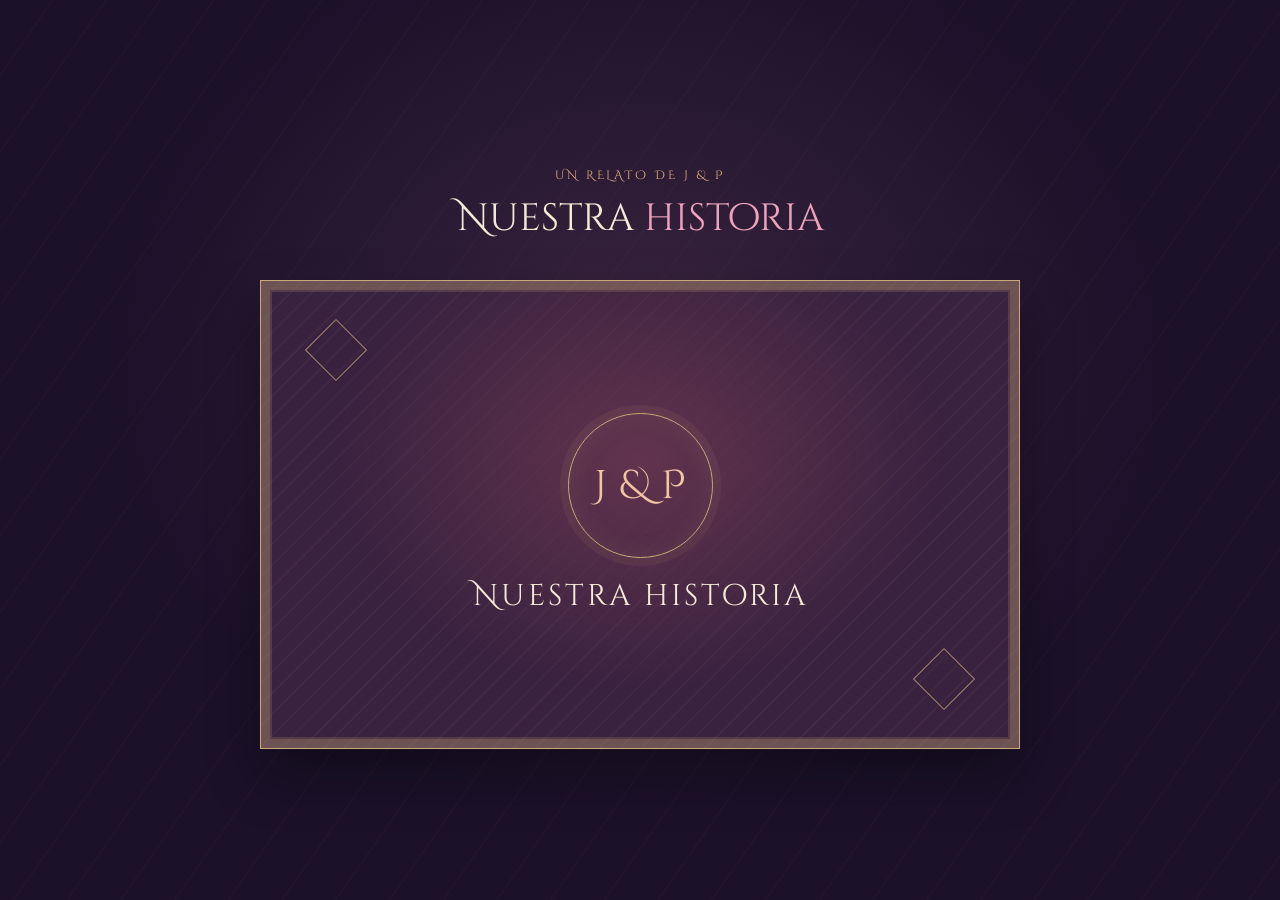
<file: index.html>
<!doctype html>
<html lang="es">
<head>
  <meta charset="utf-8">
  <meta name="viewport" content="width=device-width, initial-scale=1">
  <meta name="theme-color" content="#241839">
  <title>J &amp; P · Nuestra historia</title>
  <link rel="preconnect" href="https://fonts.googleapis.com">
  <link rel="preconnect" href="https://fonts.gstatic.com" crossorigin>
  <link href="https://fonts.googleapis.com/css2?family=Cinzel+Decorative:wght@400;700&amp;family=Cormorant+Garamond:ital,wght@0,400;0,600;0,700;1,400;1,600;1,700&amp;display=swap" rel="stylesheet">
  <style>
    :root {
      color-scheme: dark;
      --ink: #321d3b;
      --wine: #762f58;
      --gold: #c9a978;
      --paper: #f5ead7;
      --plum: #241839;
      --rose: #eea2bd;
      --serif: 'Cormorant Garamond', Georgia, serif;
      --display: 'Cinzel Decorative', Georgia, serif;
    }
    * { box-sizing: border-box; }
    html, body { min-height: 100%; }
    body {
      min-height: 100vh;
      margin: 0;
      display: grid;
      place-items: center;
      overflow-x: hidden;
      color: var(--paper);
      background-color: #1b1129;
      background-image: radial-gradient(ellipse at 50% 40%, rgba(119, 71, 103, .34), transparent 58%), repeating-linear-gradient(125deg, transparent 0 42px, rgba(233, 193, 145, .025) 43px 44px);
      font-family: var(--serif);
    }
    .scene { width: min(100%, 1020px); padding: 46px 24px 30px; text-align: center; }
    .prelude { margin: 0 0 10px; color: #e6b781; font-family: var(--display); font-size: 12px; letter-spacing: .24em; text-transform: uppercase; }
    h1 { margin: 0 0 36px; font-family: var(--display); font-size: clamp(24px, 4vw, 38px); font-weight: 400; }
    h1 span { color: var(--rose); }
    .book-wrap { perspective: 1800px; width: min(100%, 760px); margin: 0 auto; }
    .book {
      position: relative;
      width: 100%;
      aspect-ratio: 1.62;
      min-height: 310px;
      cursor: pointer;
      touch-action: manipulation;
      -webkit-tap-highlight-color: transparent;
      transform-style: preserve-3d;
      filter: drop-shadow(0 26px 26px rgba(0, 0, 0, .34));
    }
    .book:focus-visible { outline: 3px solid #e6b781; outline-offset: 8px; }
    @media (hover: hover) {
      .book:not(.is-opening):hover .cover-face { filter: brightness(1.12); }
    }
    .pages {
      position: absolute;
      inset: 3% 2.5% 3% 2.5%;
      display: grid;
      grid-template-columns: 1fr 1fr;
      overflow: hidden;
      color: var(--ink);
      background: var(--paper);
      border: 1px solid var(--gold);
      box-shadow: inset 0 0 0 8px rgba(201, 169, 120, .16), inset 0 0 30px rgba(80, 48, 57, .12);
    }
    .pages::before { position: absolute; z-index: 1; inset: 0 auto 0 50%; width: 1px; background: rgba(99, 60, 67, .25); content: ''; }
    .book-cover {
      position: absolute;
      z-index: 3;
      inset: 0 0 0 0;
      transform: rotateY(0);
      transform-origin: left center;
      transform-style: preserve-3d;
      transition: transform 700ms cubic-bezier(.2, .72, .18, 1);
    }
    .cover-face, .cover-inside { position: absolute; inset: 0; display: flex; flex-direction: column; align-items: center; justify-content: center; backface-visibility: hidden; border: 1px solid var(--gold); }
    .cover-face {
      overflow: hidden;
      color: var(--paper);
      background: radial-gradient(ellipse at 50% 38%, #62334e, transparent 56%), repeating-linear-gradient(135deg, transparent 0 13px, rgba(231, 195, 141, .045) 14px 15px), #39223f;
      box-shadow: inset 0 0 0 9px rgba(201, 169, 120, .22), inset 0 0 0 11px rgba(201, 169, 120, .18);
    }
    .cover-face::before, .cover-face::after { position: absolute; width: 42px; height: 42px; border: 1px solid rgba(201, 169, 120, .75); content: ''; transform: rotate(45deg); }
    .cover-face::before { top: 10%; left: 7%; }
    .cover-face::after { right: 7%; bottom: 10%; }
    .cover-emblem { display: grid; place-items: center; width: clamp(90px, 18vw, 145px); aspect-ratio: 1; margin-bottom: 18px; border: 1px solid var(--gold); border-radius: 50%; color: #f0c5a4; font-family: var(--display); font-size: clamp(25px, 5vw, 40px); box-shadow: 0 0 0 8px rgba(201, 169, 120, .08), inset 0 0 24px rgba(201, 169, 120, .12); }
    .cover-title { margin: 0; font-family: var(--display); font-size: clamp(18px, 3.6vw, 30px); font-weight: 400; letter-spacing: .1em; }
    .cover-subtitle { margin: 12px 0 0; color: #ead2bd; font-size: clamp(17px, 2.8vw, 23px); font-style: italic; }
    .cover-inside { transform: rotateY(180deg); color: var(--wine); background: repeating-linear-gradient(0deg, transparent 0 25px, rgba(111, 76, 80, .05) 26px 27px), #e9dac4; box-shadow: inset 0 0 0 8px rgba(201, 169, 120, .2); }
    .cover-inside span { font-family: var(--display); font-size: clamp(26px, 4vw, 38px); }
    .scene { transition: opacity 700ms ease; }
    .book-wrap { transition: transform 1100ms cubic-bezier(.2, .72, .18, 1); transform-origin: center; }
    .scene.is-opening { opacity: 0; transition-delay: 400ms; }
    .scene.is-opening .book-wrap { transform: scale(2.5); }
    .book.is-opening .book-cover { transform: rotateY(-175deg); }
    @media (max-width: 560px) {
      .scene { padding: 34px 16px 24px; }
      h1 { margin-bottom: 28px; }
      .book { min-height: 285px; aspect-ratio: .94; }
      .pages { inset: 2% 2% 2%; }
      .cover-emblem { width: 86px; }
      .cover-face::before, .cover-face::after { width: 28px; height: 28px; }
      .scene.is-opening .book-wrap { transform: scale(2.1); }
    }
    @media (prefers-reduced-motion: reduce) {
      *, *::before, *::after { scroll-behavior: auto !important; transition-duration: .01ms !important; animation-duration: .01ms !important; animation-iteration-count: 1 !important; }
    }
  </style>
</head>
<body>
  <main class="scene">
    <p class="prelude">Un relato de J &amp; P</p>
    <h1>Nuestra <span>historia</span></h1>

    <div class="book-wrap">
      <div class="book" id="book" role="button" tabindex="0" aria-label="Abrir libro y ver nuestra historia">
        <div class="pages" aria-hidden="true"></div>
        <div class="book-cover" aria-hidden="true">
          <div class="cover-face">
            <span class="cover-emblem">J &amp; P</span>
            <p class="cover-title">Nuestra historia</p>
          </div>
          <div class="cover-inside"><span>J &amp; P</span></div>
        </div>
      </div>
    </div>

  </main>
  <script>
    const book = document.getElementById('book');
    function openStory() {
      if (book.classList.contains('is-opening')) return;

      book.classList.add('is-opening');
      book.setAttribute('aria-disabled', 'true');
      document.querySelector('.scene').classList.add('is-opening');

      const delay = window.matchMedia('(prefers-reduced-motion: reduce)').matches ? 0 : 1150;
      window.setTimeout(() => {
        window.location.href = 'historia.html';
      }, delay);
    }

    book.addEventListener('click', openStory);
    book.addEventListener('keydown', (event) => {
      if (event.key === 'Enter' || event.key === ' ') {
        event.preventDefault();
        openStory();
      }
    });
  </script>
</body>
</html>
</file>
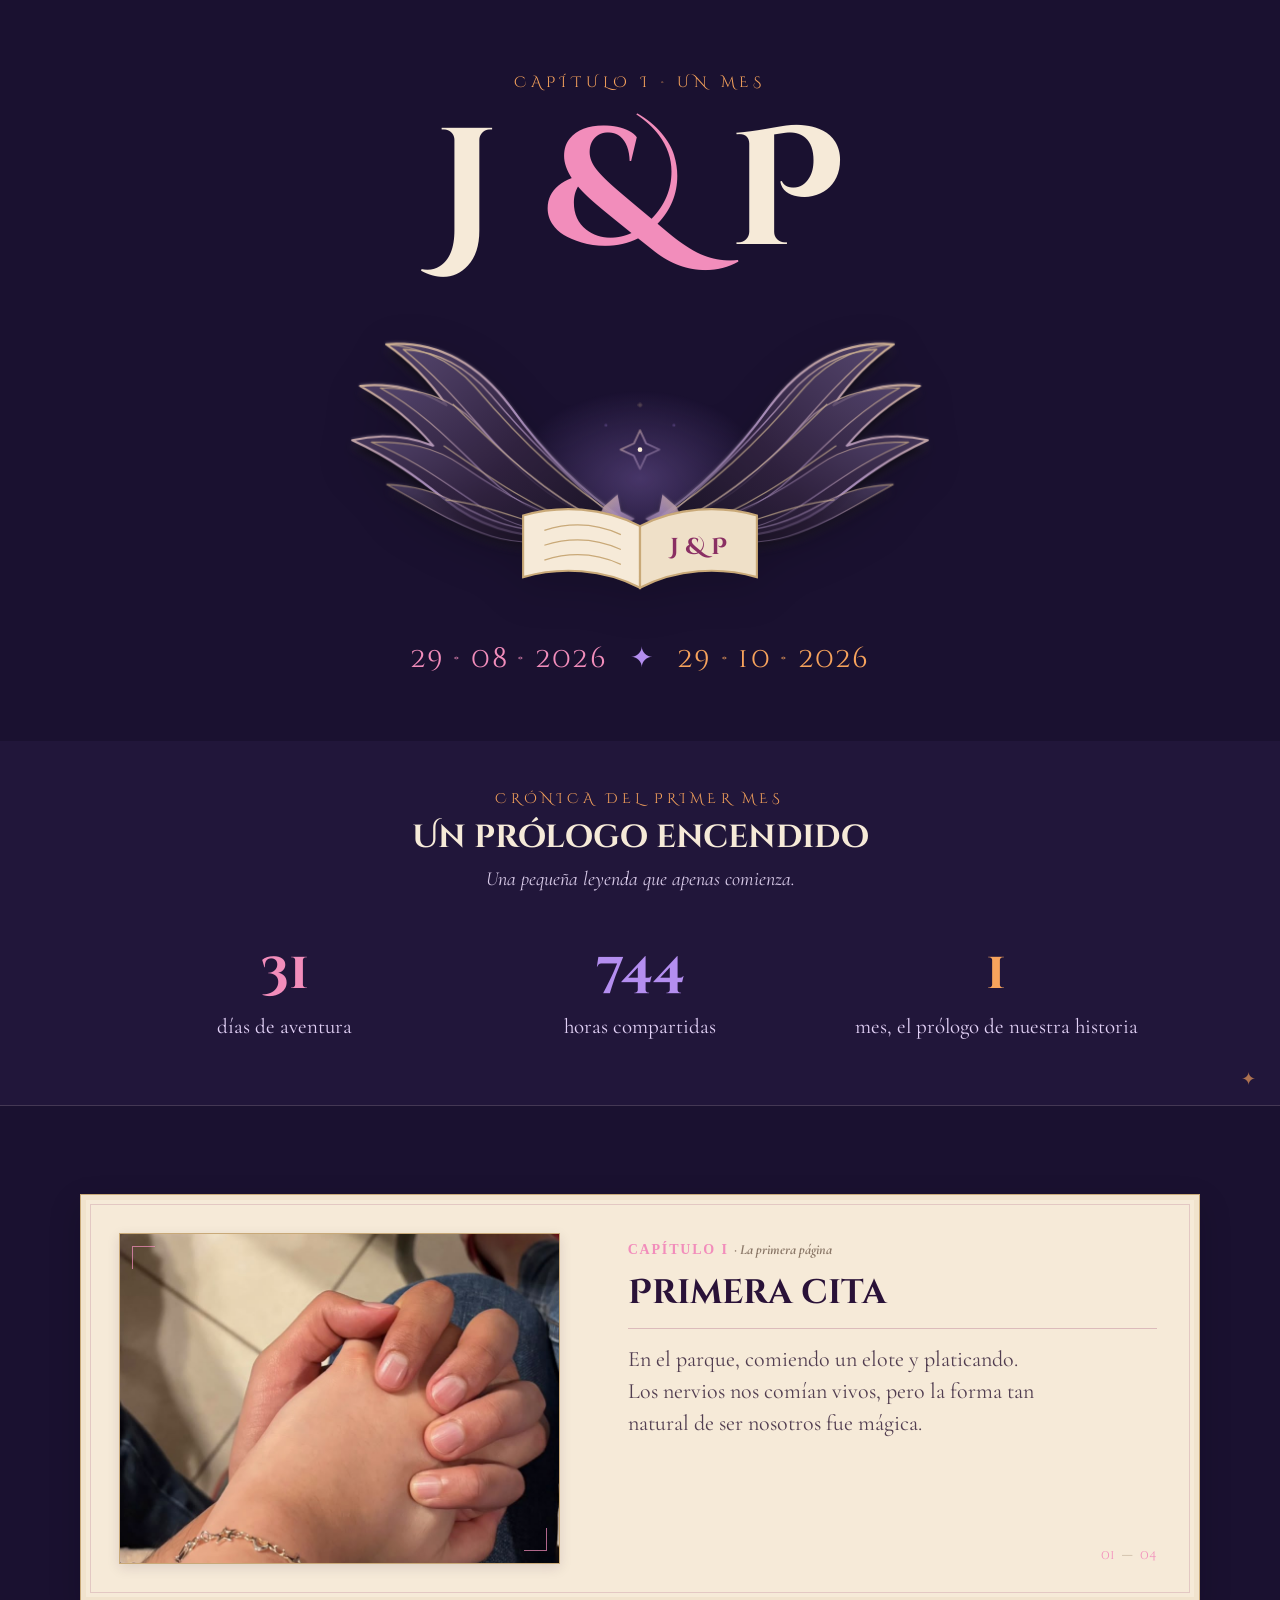
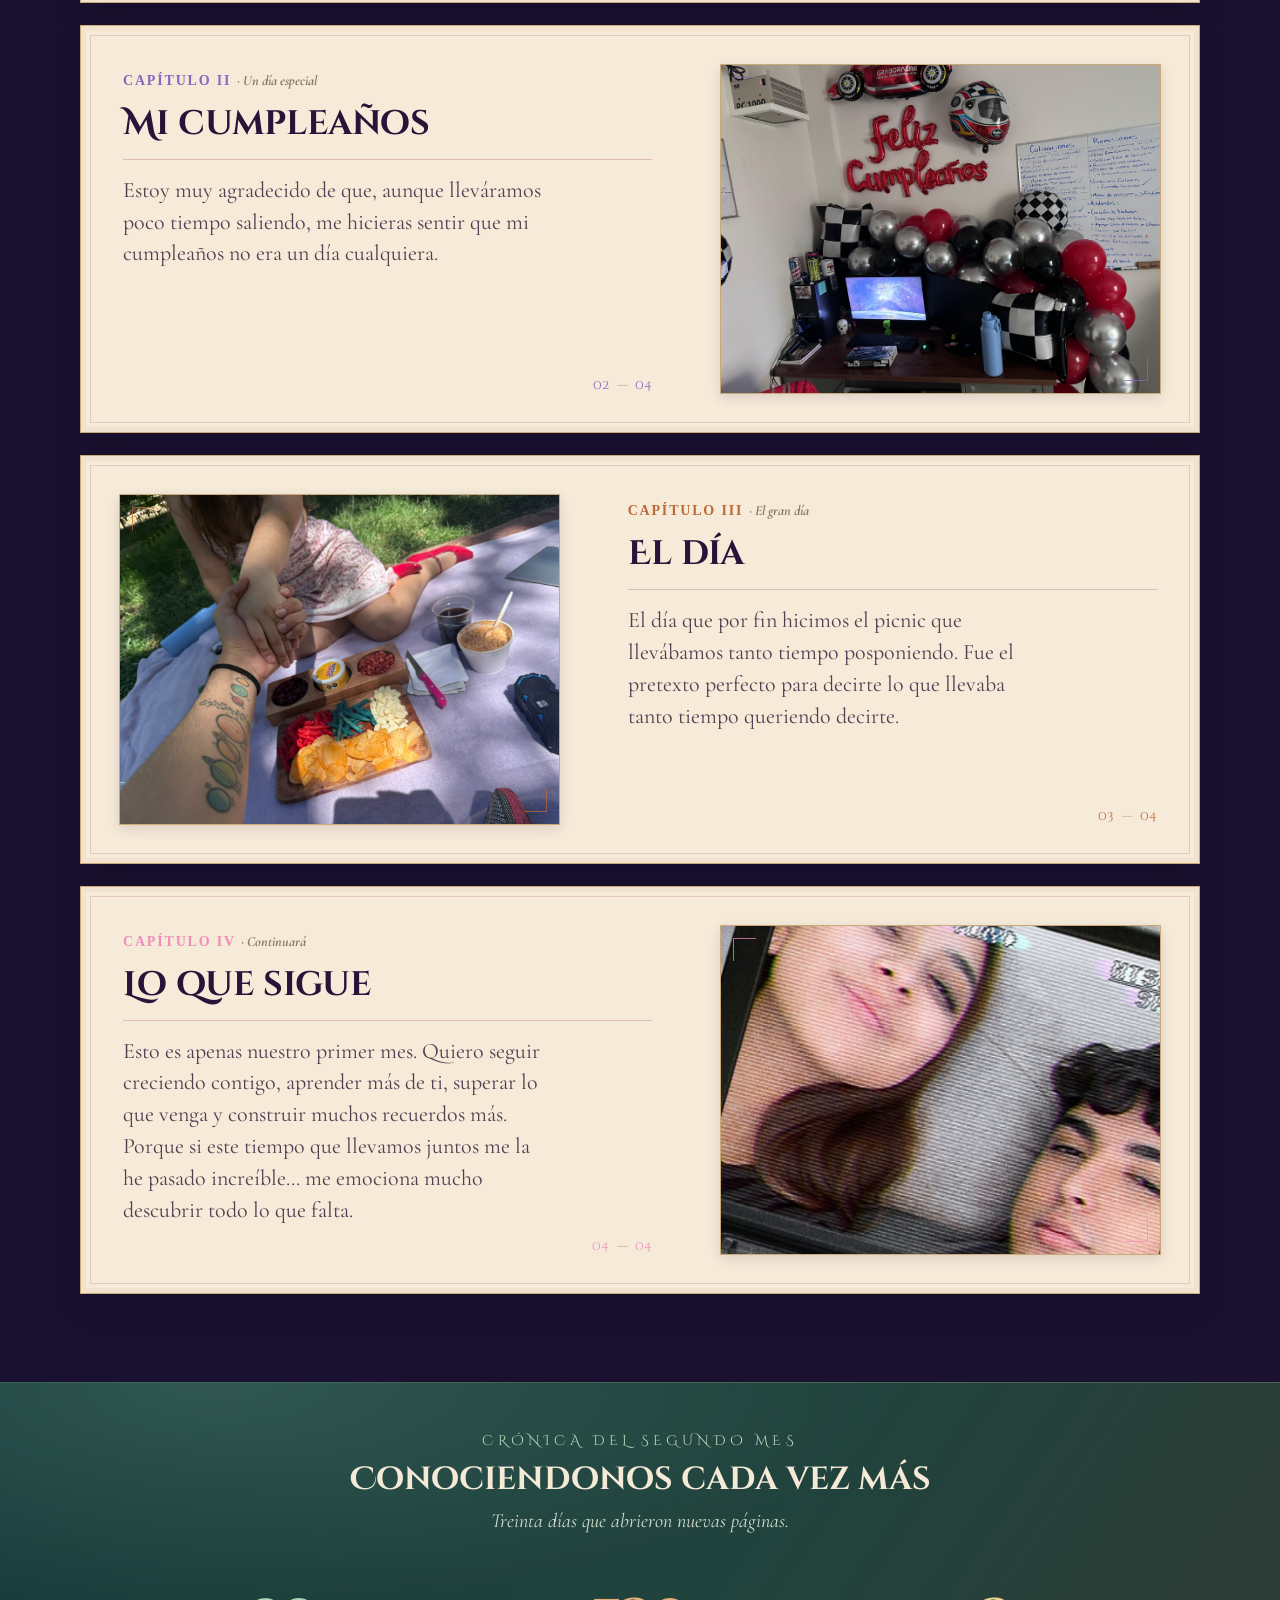
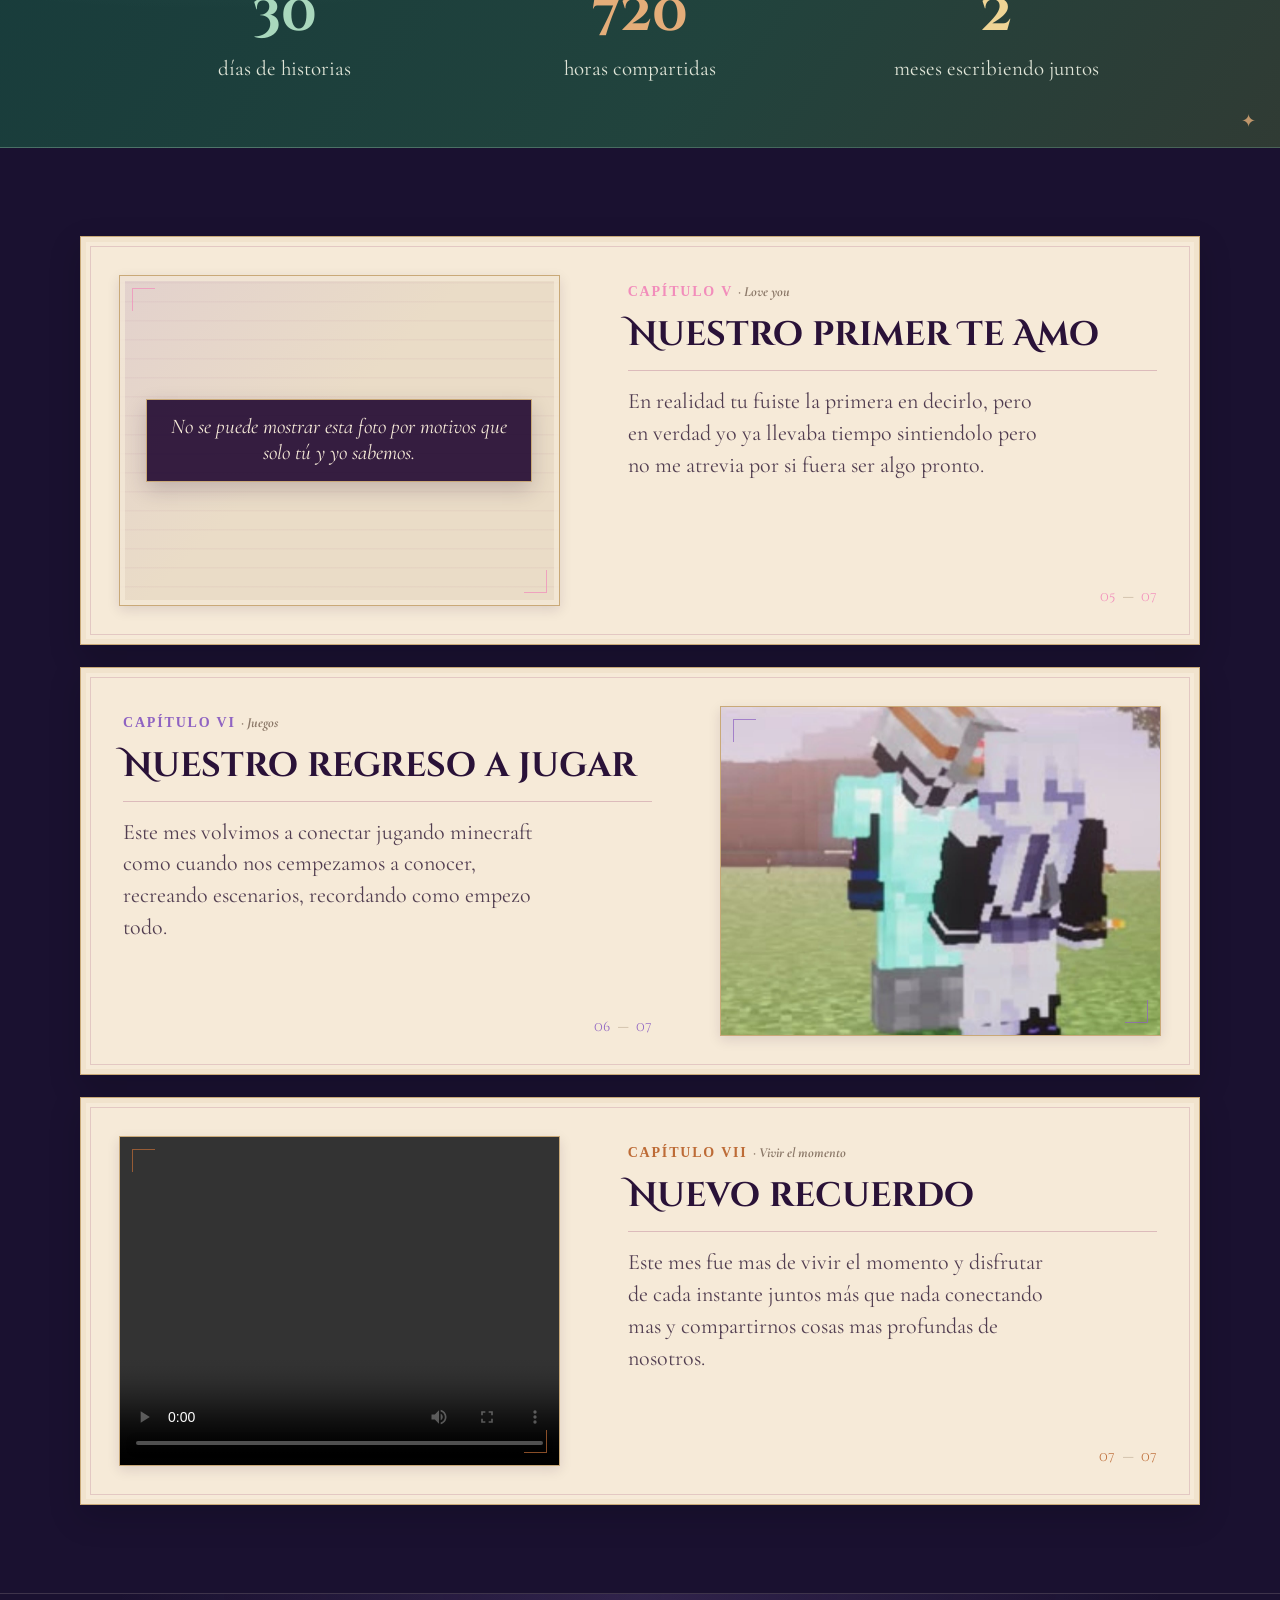
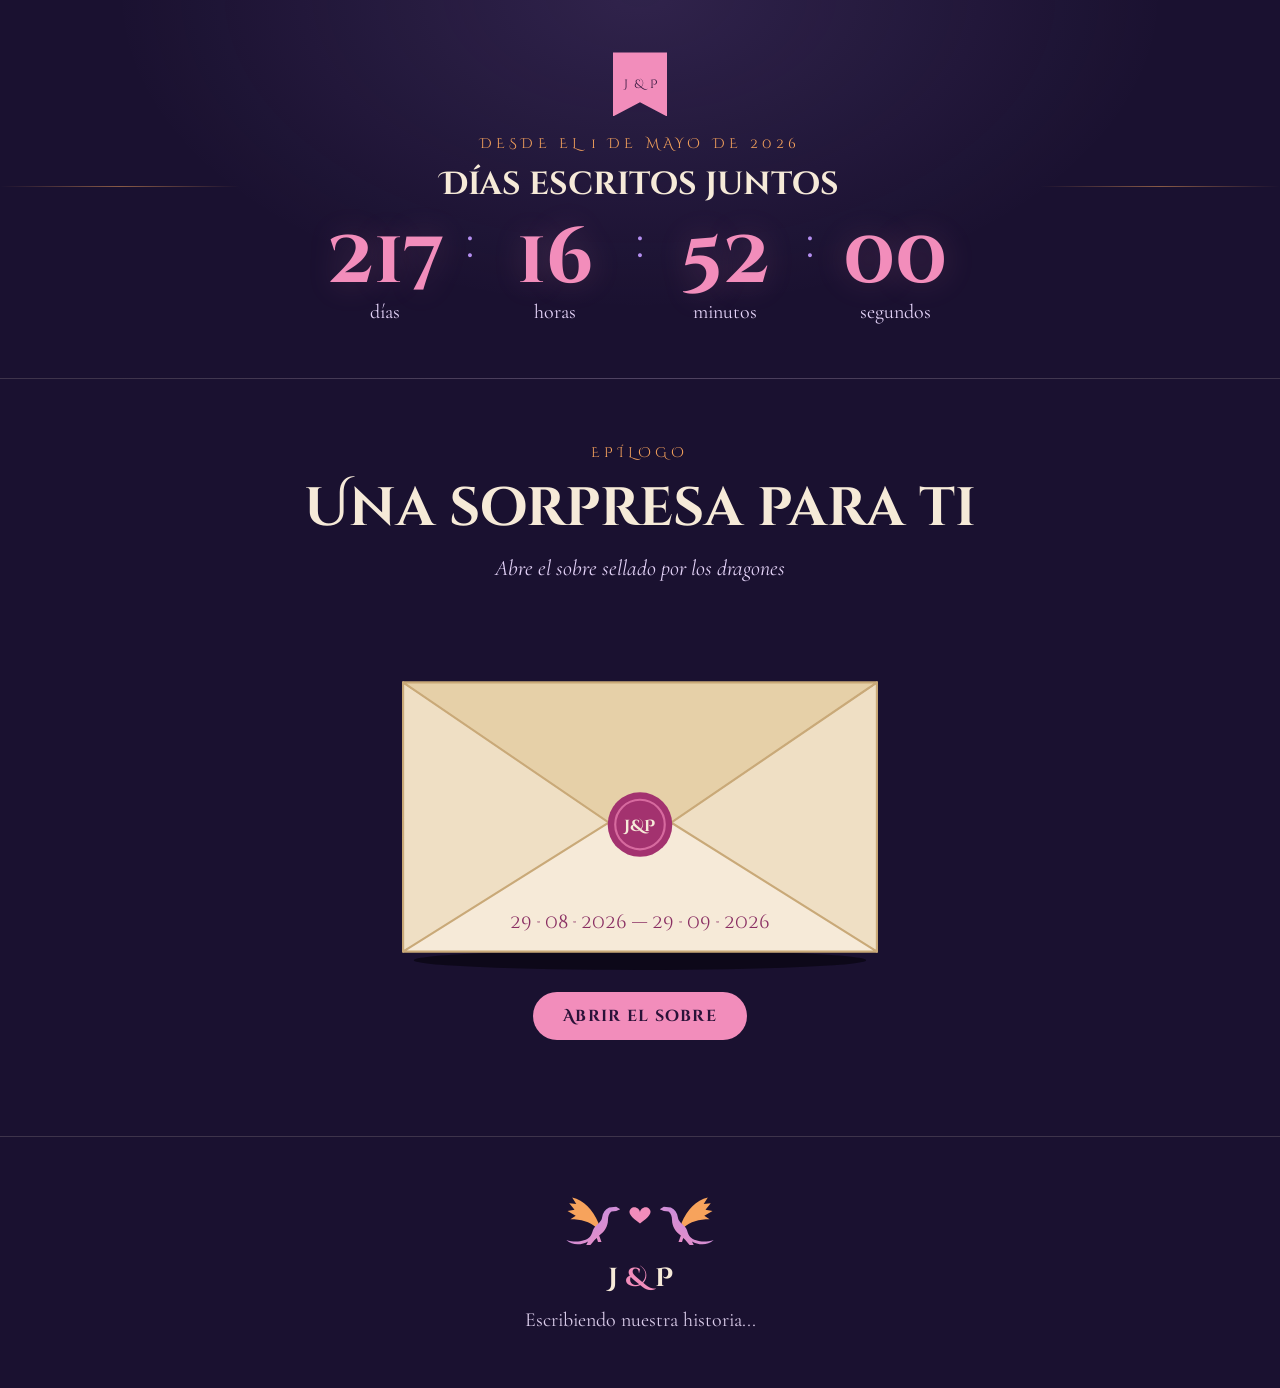
<file: historia.html>
<!doctype html>
<html lang="es">

<head>
  <meta charset="utf-8">
  <meta name="viewport" content="width=device-width, initial-scale=1">
  <title>J &amp; P · Un mes juntos</title>
  <link rel="preconnect" href="https://fonts.googleapis.com">
  <link rel="preconnect" href="https://fonts.gstatic.com" crossorigin>
  <link
    href="https://fonts.googleapis.com/css2?family=Cinzel+Decorative:wght@400;700&amp;family=Cormorant+Garamond:ital,wght@0,400;0,600;1,400&amp;display=swap"
    rel="stylesheet">
  <link rel="stylesheet" href="styles.css">
</head>

<body>

  <!-- ============ PORTADA ============ -->
  <header class="hero">
    <p class="eyebrow">Capítulo I · Un mes</p>
    <h1 class="hero-title">J <span class="amp">&amp;</span> P</h1>

    <svg role="img" aria-label="Dos alas oscuras ornamentales enmarcan un libro abierto" viewBox="0 0 640 300"
      class="crest">
      <defs>
        <linearGradient id="cr-wing-shadow" x1="0" y1="0" x2="1" y2="1">
          <stop offset="0" stop-color="#55466e"></stop>
          <stop offset="0.56" stop-color="#30223f"></stop>
          <stop offset="1" stop-color="#1a1326"></stop>
        </linearGradient>
        <linearGradient id="cr-metal" x1="0" y1="0" x2="1" y2="1">
          <stop offset="0" stop-color="#d4b58a"></stop>
          <stop offset="0.48" stop-color="#a98dba"></stop>
          <stop offset="1" stop-color="#6c5b7e"></stop>
        </linearGradient>
        <g id="cr-wing-art" fill="url(#cr-wing-shadow)" stroke="url(#cr-metal)" stroke-linejoin="round">
          <path
            d="M304 203 C 264 176 228 137 199 96 C 166 51 126 33 83 36 C 107 53 124 72 139 94 C 113 79 88 72 58 75 C 86 91 108 110 126 132 C 101 122 76 120 50 126 C 86 143 111 162 137 183 C 166 207 204 221 252 219 Z"
            stroke-width="2"></path>
          <path
            d="M291 198 C 247 159 213 124 181 85 C 157 56 128 43 99 41 C 143 77 170 117 203 151 C 229 178 258 196 291 208 Z"
            stroke-width="1.2" opacity=".84"></path>
          <path
            d="M281 203 C 239 184 199 148 166 111 C 142 85 111 78 77 77 C 119 101 146 132 176 161 C 206 190 242 207 281 212 Z"
            stroke-width="1.1" opacity=".76"></path>
          <path
            d="M268 207 C 228 200 191 178 153 151 C 128 133 101 128 68 128 C 110 145 140 170 172 191 C 202 210 235 218 268 216 Z"
            stroke-width="1.1" opacity=".7"></path>
          <path
            d="M251 211 C 217 218 183 207 149 187 C 126 174 105 169 82 168 C 116 187 146 207 180 218 C 205 226 231 225 251 219 Z"
            stroke-width="1.1" opacity=".64"></path>
          <path
            d="M299 201 C 249 169 205 124 166 77 C 141 48 111 39 83 36 M285 207 C 232 179 188 137 145 93 M272 212 C 222 193 179 163 136 132 M258 216 C 218 208 179 188 137 183"
            fill="none" stroke="#d2b795" stroke-width="1.15" opacity=".7"></path>
          <path d="M286 191 L 299 180 L 302 196 L 315 203 L 301 211 L 298 226 L 287 214 L 273 215 L 280 203 Z"
            fill="url(#cr-metal)" stroke="none" opacity=".86"></path>
        </g>
        <radialGradient id="cr-aura">
          <stop stop-color="#b48ef0" stop-opacity=".3"></stop>
          <stop offset="1" stop-color="#b48ef0" stop-opacity="0"></stop>
        </radialGradient>
      </defs>
      <ellipse cx="320" cy="165" rx="118" ry="83" fill="url(#cr-aura)"></ellipse>
      <g class="crest-wing">
        <use href="#cr-wing-art"></use>
      </g>
      <g transform="translate(640 0) scale(-1 1)">
        <g class="crest-wing">
          <use href="#cr-wing-art"></use>
        </g>
      </g>
      <path class="crest-rune" d="M320 119 L326 132 L339 138 L326 144 L320 157 L314 144 L301 138 L314 132 Z" fill="none"
        stroke="url(#cr-metal)" stroke-width="1.8" stroke-linejoin="round"></path>
      <circle cx="320" cy="138" r="2.2" fill="#f6ead8"></circle>
      <path d="M320 268 C 285 250, 245 248, 210 258 L 210 200 C 245 190, 285 192, 320 210 Z" fill="#f6ead8"
        stroke="#c9a978" stroke-width="2"></path>
      <path d="M320 268 C 355 250, 395 248, 430 258 L 430 200 C 395 190, 355 192, 320 210 Z" fill="#efe0c8"
        stroke="#c9a978" stroke-width="2"></path>
      <path d="M320 210 L 320 268" stroke="#c9a978" stroke-width="2"></path>
      <path
        d="M230 214 C 255 206, 280 208, 302 218 M 230 228 C 255 220, 280 222, 302 232 M 230 242 C 255 234, 280 236, 302 246"
        stroke="#c9a978" stroke-width="1.2" fill="none"></path>
      <text x="375" y="236" text-anchor="middle" font-family="'Cinzel Decorative', Georgia, serif" font-size="22"
        font-weight="700" fill="#8a2f63">J &amp; P</text>
      <circle class="crest-particle" cx="320" cy="94" r="2.5" fill="#d6b98e"></circle>
      <circle class="crest-particle" cx="288" cy="113" r="1.8" fill="#b48ef0"></circle>
      <circle class="crest-particle" cx="352" cy="113" r="1.8" fill="#b48ef0"></circle>
    </svg>

    <div class="hero-dates">
      <span class="date-start">29 · 08 · 2026</span>
      <span class="date-star" aria-hidden="true">✦</span>
      <span class="date-end">29 · 10 · 2026</span>
    </div>
  </header>

  <!-- ============ CRONICA DEL PRIMER MES ============ -->
  <section class="counter" aria-labelledby="first-month-title">
    <div class="counter-heading">
      <p class="eyebrow">Crónica del primer mes</p>
      <h2 id="first-month-title">Un prólogo encendido</h2>
      <p>Una pequeña leyenda que apenas comienza.</p>
    </div>
    <div class="counter-grid">
      <div class="stat stat--rosa"><span class="stat-num">31</span><span class="stat-label">días de aventura</span>
      </div>
      <div class="stat stat--morado"><span class="stat-num">744</span><span class="stat-label">horas compartidas</span>
      </div>
      <div class="stat stat--naranja"><span class="stat-num">1</span><span class="stat-label">mes, el prólogo de nuestra
          historia</span></div>
    </div>
    <span class="counter-flourish" aria-hidden="true">✦</span>
  </section>

  <!-- ============ CAPÍTULOS ============ -->
  <section id="historia" class="chapters">
    <div class="container">
      <div class="chapter-grid">
        <article id="capitulo-1" class="chapter chapter--rosa">
          <figure class="chapter-photo">
            <img data-photo="imagenes/m1/capitulo-1.jpeg" alt="Recuerdo de nuestra primera cita en el parque"
              loading="lazy">
            <figcaption>Fotografía del recuerdo · I</figcaption>
          </figure>
          <div class="chapter-copy">
            <p class="chapter-label">Capítulo I <span>· La primera página</span></p>
            <h3>Primera cita</h3>
            <p class="chapter-text">En el parque, comiendo un elote y platicando. Los nervios nos comían vivos, pero la
              forma tan natural de ser nosotros fue mágica.</p>
            <p class="chapter-folio">01 <span>—</span> 04</p>
          </div>
        </article>
        <article id="capitulo-2" class="chapter chapter--morado">
          <figure class="chapter-photo">
            <img data-photo="imagenes/m1/capitulo-2.jpeg" alt="Recuerdo del cumpleaños que celebramos juntos"
              loading="lazy">
            <figcaption>Fotografía del recuerdo · II</figcaption>
          </figure>
          <div class="chapter-copy">
            <p class="chapter-label">Capítulo II <span>· Un día especial</span></p>
            <h3>Mi cumpleaños</h3>
            <p class="chapter-text">Estoy muy agradecido de que, aunque lleváramos poco tiempo saliendo, me hicieras
              sentir que mi cumpleaños no era un día cualquiera.</p>
            <p class="chapter-folio">02 <span>—</span> 04</p>
          </div>
        </article>
        <article class="chapter chapter--naranja">
          <figure class="chapter-photo">
            <img data-photo="imagenes/m1/capitulo-3.jpeg" alt="Recuerdo del picnic que planeamos juntos" loading="lazy">
            <figcaption>Fotografía del recuerdo · III</figcaption>
          </figure>
          <div class="chapter-copy">
            <p class="chapter-label">Capítulo III <span>· El gran día</span></p>
            <h3>El día</h3>
            <p class="chapter-text">El día que por fin hicimos el picnic que llevábamos tanto tiempo posponiendo. Fue el
              pretexto perfecto para decirte lo que llevaba tanto tiempo queriendo decirte.</p>
            <p class="chapter-folio">03 <span>—</span> 04</p>
          </div>
        </article>
        <article class="chapter chapter--rosa">
          <figure class="chapter-photo">
            <img data-photo="imagenes/m1/capitulo-4.jpeg"
              alt="Un momento que representa todo lo que aún nos queda por vivir" loading="lazy">
            <figcaption>Fotografía del recuerdo · IV</figcaption>
          </figure>
          <div class="chapter-copy">
            <p class="chapter-label">Capítulo IV <span>· Continuará</span></p>
            <h3>Lo que sigue</h3>
            <p class="chapter-text">Esto es apenas nuestro primer mes. Quiero seguir creciendo contigo, aprender más de
              ti, superar lo que venga y construir muchos recuerdos más.</p>
            <p class="chapter-text">Porque si este tiempo que llevamos juntos me la he pasado increíble... me emociona
              mucho descubrir todo lo que falta.</p>
            <p class="chapter-folio">04 <span>—</span> 04</p>
          </div>
        </article>
      </div>
    </div>
  </section>

  <!-- ============ CRONICA DEL SEGUNDO MES ============ -->
  <section class="counter second-month-counter" aria-labelledby="second-month-chronicle-title">
    <div class="counter-heading">
      <p class="eyebrow">Crónica del segundo mes</p>
      <h2 id="second-month-chronicle-title">Conociendonos cada vez más</h2>
      <p>Treinta días que abrieron nuevas páginas.</p>
    </div>
    <div class="counter-grid">
      <div class="stat stat--rosa"><span class="stat-num">30</span><span class="stat-label">días de historias</span>
      </div>
      <div class="stat stat--morado"><span class="stat-num">720</span><span class="stat-label">horas compartidas</span>
      </div>
      <div class="stat stat--naranja"><span class="stat-num">2</span><span class="stat-label">meses escribiendo juntos</span></div>
    </div>
    <span class="counter-flourish" aria-hidden="true">✦</span>
  </section>

  <!-- ============ CAPITULO II · SEGUNDO MES ============ -->
  <section id="segundo-mes" class="chapters" aria-labelledby="second-month-title">
    <div class="container">
      <div class="chapter-grid">
        <article id="capitulo-5" class="chapter chapter--rosa">
          <figure class="chapter-photo">
            <figcaption class="chapter-photo-banner">No se puede mostrar esta foto por motivos que solo tú y yo sabemos.</figcaption>
          </figure>
          <div class="chapter-copy">
            <p class="chapter-label">Capítulo V <span>· Love you</span></p>
            <h3>Nuestro primer Te  Amo</h3>
            <p class="chapter-text">En realidad tu fuiste la primera en decirlo, pero en verdad yo ya llevaba tiempo sintiendolo pero no me atrevia por si fuera ser algo pronto.</p>
            <p class="chapter-folio">05 <span>—</span> 07</p>
          </div>
        </article>
        <article id="capitulo-6" class="chapter chapter--morado">
          <figure class="chapter-photo">
            <img data-photo="imagenes/m2/capitulo-1.jpeg" alt="Recuerdo del primer capítulo del segundo mes"
              loading="lazy">
            <figcaption>Espacio para fotografía · VI</figcaption>
          </figure>
          <div class="chapter-copy">
            <p class="chapter-label">Capítulo VI <span>· Juegos</span></p>
            <h3>Nuestro regreso a jugar</h3>
            <p class="chapter-text">Este mes volvimos a conectar jugando minecraft como cuando nos cempezamos a conocer, recreando escenarios, recordando como empezo todo.</p>
            <p class="chapter-folio">06 <span>—</span> 07</p>
          </div>
        </article>
        <article id="capitulo-7" class="chapter chapter--naranja">
          <figure class="chapter-photo">
            <video controls playsinline preload="metadata" aria-label="Video del capítulo siete">
              <source src="imagenes/m2/capitulo-2.mp4" type="video/mp4">
              Tu navegador no puede reproducir este video.
            </video>
          </figure>
          <div class="chapter-copy">
            <p class="chapter-label">Capítulo VII <span>· Vivir el momento</span></p>
            <h3>Nuevo recuerdo</h3>
            <p class="chapter-text">Este mes fue mas de vivir el momento y disfrutar de cada instante juntos más que nada conectando mas y compartirnos cosas mas profundas de nosotros.</p>
            <p class="chapter-folio">07 <span>—</span> 07</p>
          </div>
        </article>
      </div>
    </div>
  </section>

  <!-- ============ CIERRE DEL LIBRO ============ -->
  <section class="together-counter" aria-labelledby="together-title">
    <div class="together-bookmark" aria-hidden="true">J&nbsp; &amp; &nbsp;P</div>
    <p class="eyebrow">Desde el 1 de mayo de 2026</p>
    <h2 id="together-title">Días escritos juntos</h2>
    <div class="together-count" role="timer" aria-label="Tiempo juntos actualizado cada segundo">
      <div class="together-time-part"><span class="together-value" id="days-together">—</span><span
          class="together-unit">días</span></div>
      <span class="together-separator" aria-hidden="true">:</span>
      <div class="together-time-part"><span class="together-value" id="hours-together">—</span><span
          class="together-unit">horas</span></div>
      <span class="together-separator" aria-hidden="true">:</span>
      <div class="together-time-part"><span class="together-value" id="minutes-together">—</span><span
          class="together-unit">minutos</span></div>
      <span class="together-separator" aria-hidden="true">:</span>
      <div class="together-time-part"><span class="together-value" id="seconds-together">—</span><span
          class="together-unit">segundos</span></div>
    </div>
  </section>

  <!-- ============ SOBRE SORPRESA ============ -->
  <section id="sorpresa" class="surprise">
    <div class="section-head">
      <p class="eyebrow">Epílogo</p>
      <h2>Una sorpresa para ti</h2>
      <p class="surprise-hint">Abre el sobre sellado por los dragones</p>
    </div>

    <div class="envelope" id="envelope">
      <!-- parte trasera -->
      <svg aria-hidden="true" viewBox="0 80 520 340" class="env-layer env-back">
        <ellipse cx="260" cy="408" rx="210" ry="9" fill="#0d0819"></ellipse>
        <rect x="40" y="150" width="440" height="250" rx="10" fill="#c9a978"></rect>
        <rect x="52" y="160" width="416" height="230" rx="6" fill="#8a2f63"></rect>
      </svg>

      <!-- flores (solo se muestran y animan al abrir) -->
      <svg role="img" aria-label="Un ramo de flores rosas, moradas y naranjas sale del sobre" viewBox="0 80 520 340"
        class="env-layer env-flowers">
        <defs>
          <linearGradient id="fl-petal-p" x1="0" y1="0" x2="0.8" y2="1">
            <stop stop-color="#ffd7e7"></stop>
            <stop offset="1" stop-color="#ed6ea6"></stop>
          </linearGradient>
          <linearGradient id="fl-petal-m" x1="0" y1="0" x2="0.8" y2="1">
            <stop stop-color="#eee0ff"></stop>
            <stop offset="1" stop-color="#9b68dc"></stop>
          </linearGradient>
          <linearGradient id="fl-petal-o" x1="0" y1="0" x2="0.8" y2="1">
            <stop stop-color="#ffe0b4"></stop>
            <stop offset="1" stop-color="#f28c55"></stop>
          </linearGradient>
          <g id="fl-p">
            <g fill="url(#fl-petal-p)" stroke="#fff0f6" stroke-opacity=".4" stroke-width=".6" transform="rotate(36)">
              <ellipse cy="-12" rx="8" ry="13"></ellipse>
              <ellipse cy="-12" rx="8" ry="13" transform="rotate(72)"></ellipse>
              <ellipse cy="-12" rx="8" ry="13" transform="rotate(144)"></ellipse>
              <ellipse cy="-12" rx="8" ry="13" transform="rotate(216)"></ellipse>
              <ellipse cy="-12" rx="8" ry="13" transform="rotate(288)"></ellipse>
            </g>
            <g fill="#f28dbb">
              <ellipse cy="-10" rx="7" ry="11"></ellipse>
              <ellipse cy="-10" rx="7" ry="11" transform="rotate(72)"></ellipse>
              <ellipse cy="-10" rx="7" ry="11" transform="rotate(144)"></ellipse>
              <ellipse cy="-10" rx="7" ry="11" transform="rotate(216)"></ellipse>
              <ellipse cy="-10" rx="7" ry="11" transform="rotate(288)"></ellipse>
            </g>
            <circle r="7" fill="none" stroke="#fff0d0" stroke-opacity=".7" stroke-width="1.2"></circle>
            <circle r="5" fill="#f7a35c"></circle>
            <circle cx="-1.5" cy="-1.5" r="1.4" fill="#fff2cb" opacity=".9"></circle>
          </g>
          <g id="fl-m">
            <g fill="url(#fl-petal-m)" stroke="#f8f0ff" stroke-opacity=".48" stroke-width=".6" transform="rotate(36)">
              <ellipse cy="-12" rx="8" ry="13"></ellipse>
              <ellipse cy="-12" rx="8" ry="13" transform="rotate(72)"></ellipse>
              <ellipse cy="-12" rx="8" ry="13" transform="rotate(144)"></ellipse>
              <ellipse cy="-12" rx="8" ry="13" transform="rotate(216)"></ellipse>
              <ellipse cy="-12" rx="8" ry="13" transform="rotate(288)"></ellipse>
            </g>
            <g fill="#a776ea">
              <ellipse cy="-10" rx="7" ry="11"></ellipse>
              <ellipse cy="-10" rx="7" ry="11" transform="rotate(72)"></ellipse>
              <ellipse cy="-10" rx="7" ry="11" transform="rotate(144)"></ellipse>
              <ellipse cy="-10" rx="7" ry="11" transform="rotate(216)"></ellipse>
              <ellipse cy="-10" rx="7" ry="11" transform="rotate(288)"></ellipse>
            </g>
            <circle r="7" fill="none" stroke="#fff0d0" stroke-opacity=".7" stroke-width="1.2"></circle>
            <circle r="5" fill="#f28dbb"></circle>
            <circle cx="-1.5" cy="-1.5" r="1.4" fill="#fff2cb" opacity=".9"></circle>
          </g>
          <g id="fl-o">
            <g fill="url(#fl-petal-o)" stroke="#fff5df" stroke-opacity=".5" stroke-width=".6" transform="rotate(36)">
              <ellipse cy="-12" rx="8" ry="13"></ellipse>
              <ellipse cy="-12" rx="8" ry="13" transform="rotate(72)"></ellipse>
              <ellipse cy="-12" rx="8" ry="13" transform="rotate(144)"></ellipse>
              <ellipse cy="-12" rx="8" ry="13" transform="rotate(216)"></ellipse>
              <ellipse cy="-12" rx="8" ry="13" transform="rotate(288)"></ellipse>
            </g>
            <g fill="#f7a35c">
              <ellipse cy="-10" rx="7" ry="11"></ellipse>
              <ellipse cy="-10" rx="7" ry="11" transform="rotate(72)"></ellipse>
              <ellipse cy="-10" rx="7" ry="11" transform="rotate(144)"></ellipse>
              <ellipse cy="-10" rx="7" ry="11" transform="rotate(216)"></ellipse>
              <ellipse cy="-10" rx="7" ry="11" transform="rotate(288)"></ellipse>
            </g>
            <circle r="7" fill="none" stroke="#fff0d0" stroke-opacity=".72" stroke-width="1.2"></circle>
            <circle r="5" fill="#8a2f63"></circle>
            <circle cx="-1.5" cy="-1.5" r="1.4" fill="#fff2cb" opacity=".9"></circle>
          </g>
        </defs>

        <g class="anim"
          style="animation: jp-rise 1.1s cubic-bezier(.2,.8,.2,1) 0.5s both; transform-box: fill-box; transform-origin: 50% 100%">
          <g class="anim"
            style="animation: jp-sway 3.4s ease-in-out 1.7s infinite alternate; transform-box: fill-box; transform-origin: 50% 100%">
            <path d="M200 340 C 190 290, 160 250, 140 215" stroke="#4f7d63" stroke-width="4" fill="none"></path>
            <use href="#fl-o" transform="translate(140 215) scale(1.1)"></use>
          </g>
        </g>
        <g class="anim"
          style="animation: jp-rise 1.1s cubic-bezier(.2,.8,.2,1) 0.55s both; transform-box: fill-box; transform-origin: 50% 100%">
          <g class="anim"
            style="animation: jp-sway 3.8s ease-in-out 1.7s infinite alternate-reverse; transform-box: fill-box; transform-origin: 50% 100%">
            <path d="M320 340 C 330 290, 360 250, 380 215" stroke="#4f7d63" stroke-width="4" fill="none"></path>
            <use href="#fl-p" transform="translate(380 215) scale(1.1)"></use>
          </g>
        </g>
        <g class="anim"
          style="animation: jp-rise 1.1s cubic-bezier(.2,.8,.2,1) 0.65s both; transform-box: fill-box; transform-origin: 50% 100%">
          <g class="anim"
            style="animation: jp-sway 3.2s ease-in-out 1.8s infinite alternate; transform-box: fill-box; transform-origin: 50% 100%">
            <path d="M215 340 C 205 280, 180 220, 170 180" stroke="#4f7d63" stroke-width="4" fill="none"></path>
            <path d="M194 250 C 178 236, 166 238, 160 248 C 172 256, 186 256, 194 250 Z" fill="#5e9274"></path>
            <use href="#fl-p" transform="translate(170 180) scale(1.3)"></use>
          </g>
        </g>
        <g class="anim"
          style="animation: jp-rise 1.1s cubic-bezier(.2,.8,.2,1) 0.7s both; transform-box: fill-box; transform-origin: 50% 100%">
          <g class="anim"
            style="animation: jp-sway 3.6s ease-in-out 1.8s infinite alternate-reverse; transform-box: fill-box; transform-origin: 50% 100%">
            <path d="M305 340 C 315 280, 340 220, 350 180" stroke="#4f7d63" stroke-width="4" fill="none"></path>
            <path d="M326 250 C 342 236, 354 238, 360 248 C 348 256, 334 256, 326 250 Z" fill="#5e9274"></path>
            <use href="#fl-m" transform="translate(350 180) scale(1.3)"></use>
          </g>
        </g>
        <g class="anim"
          style="animation: jp-rise 1.1s cubic-bezier(.2,.8,.2,1) 0.8s both; transform-box: fill-box; transform-origin: 50% 100%">
          <g class="anim"
            style="animation: jp-sway 3s ease-in-out 1.9s infinite alternate; transform-box: fill-box; transform-origin: 50% 100%">
            <path d="M240 340 C 236 270, 214 190, 205 140" stroke="#4f7d63" stroke-width="4" fill="none"></path>
            <use href="#fl-m" transform="translate(205 140) scale(1.5)"></use>
          </g>
        </g>
        <g class="anim"
          style="animation: jp-rise 1.1s cubic-bezier(.2,.8,.2,1) 0.85s both; transform-box: fill-box; transform-origin: 50% 100%">
          <g class="anim"
            style="animation: jp-sway 3.3s ease-in-out 1.9s infinite alternate-reverse; transform-box: fill-box; transform-origin: 50% 100%">
            <path d="M280 340 C 284 270, 306 190, 315 140" stroke="#4f7d63" stroke-width="4" fill="none"></path>
            <use href="#fl-o" transform="translate(315 140) scale(1.5)"></use>
          </g>
        </g>
        <g class="anim"
          style="animation: jp-rise 1.2s cubic-bezier(.2,.8,.2,1) 0.95s both; transform-box: fill-box; transform-origin: 50% 100%">
          <g class="anim"
            style="animation: jp-sway 3.7s ease-in-out 2s infinite alternate; transform-box: fill-box; transform-origin: 50% 100%">
            <path d="M260 340 C 256 260, 264 160, 260 95" stroke="#4f7d63" stroke-width="5" fill="none"></path>
            <path d="M259 200 C 240 182, 226 184, 220 196 C 234 206, 250 206, 259 200 Z" fill="#5e9274"></path>
            <path d="M261 230 C 280 212, 294 214, 300 226 C 286 236, 270 236, 261 230 Z" fill="#5e9274"></path>
            <use href="#fl-p" transform="translate(260 95) scale(2)"></use>
          </g>
        </g>
        <g class="anim"
          style="animation: jp-rise 1.1s cubic-bezier(.2,.8,.2,1) 1.05s both; transform-box: fill-box; transform-origin: 50% 100%">
          <g class="anim flower-back"
            style="animation: jp-sway 3.1s ease-in-out 1.8s infinite alternate; transform-box: fill-box; transform-origin: 50% 100%">
            <use href="#fl-o" transform="translate(236 178) scale(0.8)"></use>
          </g>
          <g class="anim flower-back"
            style="animation: jp-sway 3.5s ease-in-out 2s infinite alternate-reverse; transform-box: fill-box; transform-origin: 50% 100%">
            <use href="#fl-p" transform="translate(286 182) scale(0.8)"></use>
          </g>
          <g class="anim flower-back"
            style="animation: jp-sway 2.9s ease-in-out 2.2s infinite alternate; transform-box: fill-box; transform-origin: 50% 100%">
            <use href="#fl-m" transform="translate(262 200) scale(0.7)"></use>
          </g>
        </g>

        <ellipse class="anim" cx="230" cy="150" rx="4" ry="7" fill="#f28dbb"
          style="animation: jp-drift-l 3.6s ease-out 1.6s infinite; transform-box: fill-box; transform-origin: center">
        </ellipse>
        <ellipse class="anim" cx="290" cy="140" rx="4" ry="7" fill="#b48ef0"
          style="animation: jp-drift-r 4s ease-out 2s infinite; transform-box: fill-box; transform-origin: center">
        </ellipse>
        <ellipse class="anim" cx="260" cy="120" rx="3.5" ry="6" fill="#f7a35c"
          style="animation: jp-drift-l 4.4s ease-out 2.4s infinite; transform-box: fill-box; transform-origin: center">
        </ellipse>
        <ellipse class="anim" cx="200" cy="170" rx="3.5" ry="6" fill="#b48ef0"
          style="animation: jp-drift-r 3.8s ease-out 2.8s infinite; transform-box: fill-box; transform-origin: center">
        </ellipse>
        <ellipse class="anim" cx="330" cy="165" rx="4" ry="7" fill="#f28dbb"
          style="animation: jp-drift-l 4.2s ease-out 3.1s infinite; transform-box: fill-box; transform-origin: center">
        </ellipse>
        <ellipse class="anim" cx="250" cy="160" rx="3.5" ry="6" fill="#f7a35c"
          style="animation: jp-drift-r 3.5s ease-out 3.4s infinite; transform-box: fill-box; transform-origin: center">
        </ellipse>
      </svg>

      <!-- frente del sobre -->
      <svg aria-hidden="true" viewBox="0 80 520 340" class="env-layer env-front">
        <path d="M40 150 L 252 286 L 40 400 Z" fill="#efdfc4" stroke="#c9a978" stroke-width="2" stroke-linejoin="round">
        </path>
        <path d="M480 150 L 268 286 L 480 400 Z" fill="#efdfc4" stroke="#c9a978" stroke-width="2"
          stroke-linejoin="round"></path>
        <path d="M40 400 L 260 262 L 480 400 Z" fill="#f6ead8" stroke="#c9a978" stroke-width="2"
          stroke-linejoin="round"></path>
        <text x="260" y="378" text-anchor="middle" font-family="'Cinzel Decorative', Georgia, serif" font-size="18"
          fill="#8a2f63">29 · 08 · 2026 — 29 · 09 · 2026</text>
      </svg>

      <!-- solapa con sello -->
      <svg aria-hidden="true" viewBox="0 80 520 340" class="env-layer env-flap">
        <path d="M40 150 L 480 150 L 260 300 Z" fill="#e6d0a8" stroke="#c9a978" stroke-width="2"
          stroke-linejoin="round"></path>
        <g class="seal">
          <circle cx="260" cy="282" r="30" fill="#a3326f"></circle>
          <circle cx="260" cy="282" r="23" fill="none" stroke="#d76a9f" stroke-width="2"></circle>
          <text x="260" y="288" text-anchor="middle" font-family="'Cinzel Decorative', Georgia, serif" font-size="15"
            font-weight="700" fill="#f6ead8">J&amp;P</text>
        </g>
      </svg>
    </div>

    <button type="button" class="btn" id="envelope-btn" aria-controls="envelope" aria-expanded="false">Abrir el
      sobre</button>
  </section>

  <!-- ============ PIE ============ -->
  <footer class="footer">
    <svg aria-hidden="true" viewBox="0 0 240 70" class="footer-dragons">
      <defs>
        <linearGradient id="ft-body" x1="0" y1="0" x2="1" y2="1">
          <stop offset="0" stop-color="#b48ef0"></stop>
          <stop offset="1" stop-color="#f28dbb"></stop>
        </linearGradient>
        <g id="ft-dragon" transform="scale(0.32)">
          <path
            d="M140 118 C 120 70, 90 40, 50 30 L 64 52 L 40 50 L 58 72 L 34 76 L 62 92 L 44 104 C 80 104, 110 112, 132 132 Z"
            fill="#f7a35c"></path>
          <path
            d="M30 175 C 60 185, 95 180, 110 165 C 120 155, 118 140, 128 130 C 138 118, 150 112, 152 98 C 154 82, 162 70, 176 64 L 200 62 L 214 70 L 200 76 L 184 78 C 176 84, 172 94, 172 108 C 172 128, 160 148, 142 160 L 150 182 L 138 182 L 134 168 C 124 176, 118 186, 112 192 L 98 192 L 104 180 C 84 192, 52 196, 30 175 Z"
            fill="url(#ft-body)"></path>
        </g>
      </defs>
      <use href="#ft-dragon" transform="translate(30 4)"></use>
      <use href="#ft-dragon" transform="translate(210 4) scale(-1 1)"></use>
      <path
        d="M120 30 C 120 26, 114 22, 110 26 C 106 30, 110 35, 120 42 C 130 35, 134 30, 130 26 C 126 22, 120 26, 120 30 Z"
        fill="#f28dbb"></path>
    </svg>
    <p class="footer-initials">J <span class="amp">&amp;</span> P</p>
    <p class="footer-line">Escribiendo nuestra historia...</p>
  </footer>

  <script src="script.js"></script>
</body>

</html>
</file>
<file: styles.css>
/* =========================================================
   J & P · Un mes juntos
   Cambia los colores y fuentes aquí y se aplican a toda la página.
   ========================================================= */
:root {
  --fondo: #1a1130;          /* fondo principal */
  --fondo-2: #21163a;        /* franja del contador */
  --tarjeta: #241839;        /* fondo de los capítulos */
  --texto: #f6ead8;          /* texto principal (pergamino) */
  --texto-suave: #d9cbe9;
  --lavanda: #e3d2f7;
  --rosa: #f28dbb;
  --morado: #b48ef0;
  --naranja: #f7a35c;
  --vino: #2a1238;           /* texto sobre botones rosas */
  --linea: rgba(246, 234, 216, 0.16);

  --font-titulo: 'Cinzel Decorative', 'Cormorant Garamond', Georgia, serif;
  --font-texto: 'Cormorant Garamond', Georgia, 'Times New Roman', serif;
}

* { box-sizing: border-box; }
html { scroll-behavior: smooth; }

body {
  margin: 0;
  background: var(--fondo);
  color: var(--texto);
  font-family: var(--font-texto);
  overflow-x: hidden;
}

h1, h2, h3, p { margin: 0; }
h2 {
  font-family: var(--font-titulo);
  font-size: clamp(34px, 5vw, 54px);
  color: var(--texto);
}

.eyebrow {
  font-family: var(--font-titulo);
  font-size: 14px;
  letter-spacing: 0.3em;
  text-transform: uppercase;
  color: var(--naranja);
}
.amp { color: var(--rosa); }

.container { max-width: 1120px; margin: 0 auto; }
.section-head {
  display: flex;
  flex-direction: column;
  align-items: center;
  gap: 10px;
  text-align: center;
}

/* ---------- Botón ---------- */
.btn {
  display: inline-flex;
  align-items: center;
  min-height: 48px;
  padding: 0 30px;
  border: 0;
  border-radius: 999px;
  background: var(--rosa);
  color: var(--vino);
  font-family: var(--font-titulo);
  font-weight: 700;
  font-size: 16px;
  letter-spacing: 0.08em;
  text-decoration: none;
  cursor: pointer;
  transition: transform 0.2s ease, background 0.2s ease;
}
.btn:hover { background: #f6a6c9; transform: translateY(-1px); }
.btn:focus-visible { outline: 3px solid var(--naranja); outline-offset: 3px; }

/* ---------- Portada ---------- */
.hero {
  padding: 72px 24px 64px;
  display: flex;
  flex-direction: column;
  align-items: center;
  text-align: center;
  gap: 18px;
}
.hero .eyebrow { font-size: 15px; letter-spacing: 0.32em; }
.hero-title {
  font-family: var(--font-titulo);
  font-weight: 700;
  font-size: clamp(64px, 13vw, 168px);
  line-height: 1;
}
.hero-subtitle {
  font-style: italic;
  font-size: clamp(22px, 3vw, 32px);
  color: var(--lavanda);
}
.crest {
  width: 100%;
  max-width: 680px;
  height: auto;
  margin-top: 8px;
  overflow: visible;
  transform: perspective(1000px) rotateX(var(--crest-tilt-y, 0deg)) rotateY(var(--crest-tilt-x, 0deg));
  transition: transform 500ms cubic-bezier(.2, .8, .2, 1), filter 500ms ease;
  filter: drop-shadow(0 12px 22px rgba(0, 0, 0, 0.16));
}
.crest-wing {
  transform-box: fill-box;
  transform-origin: 100% 82%;
  animation: crest-wing-reveal 1.4s cubic-bezier(.2, .8, .2, 1) both;
  filter: drop-shadow(0 7px 4px rgba(5, 3, 10, 0.78)) drop-shadow(0 -1px 1px rgba(223, 203, 231, 0.2));
}
.crest-wing--right { animation-delay: 180ms; }
.crest-rune { transform-box: fill-box; transform-origin: center; }
.crest-particle { transform-box: fill-box; transform-origin: center; }
.crest:hover { filter: drop-shadow(0 16px 30px rgba(180, 142, 240, 0.22)); }
@keyframes crest-wing-reveal {
  from { opacity: 0; }
  to { opacity: 1; }
}
.hero-dates {
  display: flex;
  flex-wrap: wrap;
  align-items: center;
  justify-content: center;
  gap: 14px 22px;
  font-family: var(--font-titulo);
  font-size: clamp(20px, 2.6vw, 28px);
  letter-spacing: 0.08em;
}
.date-start { color: var(--rosa); }
.date-star { color: var(--morado); }
.date-end { color: var(--naranja); }
.hero .btn { margin-top: 10px; }

/* ---------- Cronicas ---------- */
.together-counter {
  position: relative;
  display: flex;
  flex-direction: column;
  align-items: center;
  gap: 10px;
  overflow: hidden;
  padding: 58px 24px 54px;
  text-align: center;
  background:
    radial-gradient(ellipse at 50% 0%, rgba(180, 142, 240, 0.14), transparent 58%),
    var(--fondo);
  border-top: 1px solid var(--linea);
  border-bottom: 1px solid var(--linea);
}
.together-counter::before,
.together-counter::after {
  position: absolute;
  top: 50%;
  width: min(22vw, 240px);
  height: 1px;
  background: linear-gradient(90deg, transparent, rgba(247, 163, 92, 0.5), transparent);
  content: "";
}
.together-counter::before { left: 0; }
.together-counter::after { right: 0; }
.together-bookmark {
  display: grid;
  place-items: center;
  width: 54px;
  height: 64px;
  margin-bottom: 8px;
  color: var(--vino);
  background: var(--rosa);
  clip-path: polygon(0 0, 100% 0, 100% 100%, 50% 78%, 0 100%);
  font-family: var(--font-titulo);
  font-size: 12px;
}
.together-counter .eyebrow { color: var(--naranja); }
.together-counter h2,
.counter-heading h2 { font-size: 32px; }
.together-count {
  display: flex;
  align-items: center;
  justify-content: center;
  gap: clamp(8px, 2vw, 22px);
  width: 100%;
  margin: 5px 0 0;
  color: var(--rosa);
  font-family: var(--font-titulo);
}
.together-time-part {
  display: flex;
  flex-direction: column;
  align-items: center;
  min-width: clamp(66px, 13vw, 118px);
  gap: 3px;
}
.together-value {
  font-size: clamp(38px, 8vw, 76px);
  font-weight: 700;
  line-height: 1;
  text-shadow: 0 0 32px rgba(242, 141, 187, 0.2);
}
.together-unit { color: var(--lavanda); font-family: var(--font-texto); font-size: clamp(15px, 2vw, 20px); }
.together-separator { align-self: flex-start; padding-top: 3px; color: var(--morado); font-size: clamp(28px, 5vw, 44px); line-height: .9; }
.together-note { color: var(--texto-suave); font-size: 20px; font-style: italic; }
.counter {
  position: relative;
  overflow: hidden;
  padding: 48px 24px 54px;
  background: var(--fondo-2);
  border-bottom: 1px solid var(--linea);
}
.counter-heading {
  display: flex;
  flex-direction: column;
  align-items: center;
  gap: 8px;
  margin: 0 auto 34px;
  text-align: center;
}
.counter-heading .eyebrow { color: var(--naranja); }
.counter-heading h2 { color: var(--texto); }
.counter-heading > p:last-child { color: var(--texto-suave); font-size: 20px; font-style: italic; }
.counter-flourish {
  position: absolute;
  right: 24px;
  bottom: 15px;
  color: rgba(247, 163, 92, 0.65);
  font-size: 18px;
}
.counter-grid {
  max-width: 1040px;
  margin: 0 auto;
  display: grid;
  grid-template-columns: repeat(auto-fit, minmax(180px, 1fr));
  gap: 28px;
  text-align: center;
}
.stat { display: flex; flex-direction: column; gap: 7px; padding: 12px 8px; }
.stat-num { font-family: var(--font-titulo); font-size: 52px; font-weight: 700; }
.stat-label { font-size: 21px; color: var(--lavanda); }
.stat--rosa .stat-num { color: var(--rosa); }
.stat--morado .stat-num { color: var(--morado); }
.stat--naranja .stat-num { color: var(--naranja); }

.second-month-counter {
  background:
    radial-gradient(ellipse at 16% 0%, rgba(149, 205, 179, 0.18), transparent 44%),
    linear-gradient(125deg, #173b3b, #21433d 58%, #303b34);
  border-top: 1px solid rgba(178, 215, 187, 0.24);
  border-bottom-color: rgba(178, 215, 187, 0.24);
}
.second-month-counter .counter-heading .eyebrow { color: #b7d9bb; }
.second-month-counter .counter-heading h2 { color: #f5ead8; }
.second-month-counter .counter-heading > p:last-child { color: #d3ddd0; }
.second-month-counter .stat-num { color: #a9d8bd; }
.second-month-counter .stat:nth-child(2) .stat-num { color: #e4ad79; }
.second-month-counter .stat:nth-child(3) .stat-num { color: #efd495; }
.second-month-counter .stat-label { color: #e0e5d8; }
.second-month-counter .counter-flourish { color: rgba(228, 173, 121, 0.8); }
@media (max-width: 640px) {
  .surprise { padding: 48px 20px 72px; }
  .together-counter { padding: 46px 20px 42px; }
  .together-counter::before,
  .together-counter::after { width: 12vw; }
  .together-count { gap: 6px; }
  .together-time-part { min-width: 0; flex: 1; }
  .together-value { font-size: clamp(28px, 8vw, 38px); }
  .together-unit { font-size: 12px; }
  .together-separator { padding-top: 2px; font-size: 20px; }
  .together-counter h2,
  .counter-heading h2 { font-size: 27px; }
  .counter { padding: 40px 20px 46px; }
  .counter-grid { grid-template-columns: 1fr; gap: 10px; }
  .stat { padding: 7px 8px; }
}

/* ---------- Capítulos ---------- */
.chapters { padding: 88px 24px; }
.chapters .container { display: flex; flex-direction: column; gap: 40px; }
.chapter-grid {
  display: flex;
  flex-direction: column;
  gap: 22px;
}
.chapter {
  --chapter-accent: var(--rosa);
  position: relative;
  display: grid;
  grid-template-columns: minmax(250px, 0.82fr) minmax(0, 1fr);
  gap: clamp(24px, 5vw, 64px);
  align-items: center;
  padding: clamp(20px, 4vw, 38px);
  color: var(--vino);
  background: #f6ead8;
  border: 1px solid #c9a978;
  box-shadow: 0 12px 30px rgba(8, 4, 18, 0.18), inset 0 0 0 5px rgba(201, 169, 120, 0.12);
}
.chapter::before {
  position: absolute;
  inset: 9px;
  border: 1px solid rgba(138, 47, 99, 0.18);
  content: "";
  pointer-events: none;
}
.chapter:nth-child(even) { grid-template-columns: minmax(0, 1fr) minmax(250px, 0.82fr); }
.chapter:nth-child(even) .chapter-photo { order: 2; }
.chapter--morado { --chapter-accent: #8f63c2; }
.chapter--naranja { --chapter-accent: #bd6b36; }
.chapter-photo {
  position: relative;
  z-index: 1;
  display: grid;
  place-items: center;
  min-width: 0;
  aspect-ratio: 4 / 3;
  margin: 0;
  overflow: hidden;
  background:
    linear-gradient(135deg, rgba(180, 142, 240, 0.14), transparent 46%),
    repeating-linear-gradient(0deg, transparent 0 17px, rgba(138, 47, 99, 0.045) 18px 19px),
    #eadcc7;
  border: 1px solid #c9a978;
  box-shadow: inset 0 0 0 5px rgba(246, 234, 216, 0.72), 0 4px 12px rgba(42, 18, 56, 0.12);
}
.chapter-photo::before,
.chapter-photo::after {
  position: absolute;
  z-index: 2;
  width: 22px;
  height: 22px;
  border-color: var(--chapter-accent);
  border-style: solid;
  content: "";
  opacity: 0.72;
  pointer-events: none;
}
.chapter-photo::before { top: 12px; left: 12px; border-width: 1px 0 0 1px; }
.chapter-photo::after { right: 12px; bottom: 12px; border-width: 0 1px 1px 0; }
.chapter-photo img {
  position: absolute;
  inset: 0;
  width: 100%;
  height: 100%;
  object-fit: cover;
  opacity: 0;
  transition: opacity 400ms ease, transform 700ms ease;
}
.chapter-photo video {
  position: absolute;
  z-index: 1;
  inset: 0;
  width: 100%;
  height: 100%;
  background: #1a1130;
  object-fit: cover;
}
.chapter-photo video:focus-visible { outline: 3px solid var(--naranja); outline-offset: -5px; }
.chapter-photo.has-photo img { opacity: 1; }
.chapter-photo.has-photo:hover img { transform: scale(1.035); }
.chapter-photo figcaption {
  position: relative;
  z-index: 1;
  padding: 8px 14px;
  color: #71395e;
  font-family: var(--font-titulo);
  font-size: 12px;
  letter-spacing: 0.12em;
  text-align: center;
  text-transform: uppercase;
  pointer-events: none;
}
.chapter-photo-banner {
  max-width: 88%;
  padding: 14px 18px !important;
  color: #f6ead8 !important;
  background: rgba(42, 18, 56, 0.94);
  border: 1px solid #c9a978;
  box-shadow: 0 8px 20px rgba(42, 18, 56, 0.2);
  font-family: var(--font-texto) !important;
  font-size: clamp(17px, 2.2vw, 21px) !important;
  font-style: italic;
  letter-spacing: 0 !important;
  line-height: 1.25;
  text-transform: none !important;
}
.chapter-photo.has-photo figcaption { display: none; }
.chapter-copy {
  position: relative;
  z-index: 1;
  display: flex;
  flex-direction: column;
  align-items: flex-start;
  min-height: 100%;
  padding: 8px 4px 26px;
}
.chapter-label {
  font-family: Georgia, 'Times New Roman', serif;
  font-size: 14px;
  font-weight: 700;
  color: var(--chapter-accent);
  letter-spacing: 0.13em;
  text-transform: uppercase;
}
.chapter-label span { color: #8b7868; font-family: var(--font-texto); font-style: italic; letter-spacing: 0; text-transform: none; }
.chapter h3 {
  width: 100%;
  margin: 12px 0 15px;
  padding-bottom: 12px;
  border-bottom: 1px solid rgba(138, 47, 99, 0.25);
  color: var(--vino);
  font-family: var(--font-titulo);
  font-size: clamp(25px, 3vw, 34px);
  font-weight: 700;
}
.chapter-text { max-width: 38ch; font-size: 22px; line-height: 1.45; color: #513d50; }
.chapter-folio {
  position: absolute;
  right: 4px;
  bottom: 0;
  color: var(--chapter-accent);
  font-family: var(--font-titulo);
  font-size: 13px;
}
.chapter-folio span { padding: 0 5px; color: #b7a28b; }

@media (max-width: 640px) {
  .chapter,
  .chapter:nth-child(even) { grid-template-columns: minmax(0, 1fr); gap: 20px; }
  .chapter:nth-child(even) .chapter-photo { order: 0; }
  .chapter-photo { aspect-ratio: 16 / 10; }
  .chapter-copy { min-height: 0; padding: 0 4px 24px; }
  .chapter-text { font-size: 20px; }
}

/* ---------- Sobre sorpresa ---------- */
.surprise {
  padding: 64px 24px 96px;
  display: flex;
  flex-direction: column;
  align-items: center;
  gap: 18px;
  text-align: center;
}
.surprise-hint { font-style: italic; font-size: 22px; color: var(--lavanda); }

.envelope {
  position: relative;
  width: 100%;
  max-width: 560px;
  aspect-ratio: 520 / 340;
  perspective: 1400px;
  margin-top: 8px;
}
.env-layer { position: absolute; inset: 0; width: 100%; height: 100%; }
.env-back { z-index: 1; }
.env-flowers { z-index: 3; overflow: visible; display: none; }
.env-front { z-index: 4; }
.env-flap {
  z-index: 5;
  transform-origin: 50% 20.588%;   /* borde superior del sobre */
  transition: transform 0.8s cubic-bezier(.4, .1, .2, 1);
}
.seal { transition: opacity 0.3s ease; }

/* Estado abierto (lo activa script.js) */
.envelope.is-open .env-flap { transform: rotateX(180deg); z-index: 2; }
.envelope.is-open .seal { opacity: 0; }
.envelope.is-open .env-flowers { display: block; }

/* Animaciones de las flores */
@keyframes jp-rise {
  from { transform: translateY(170px) scale(.3); opacity: 0; }
  to   { transform: translateY(0) scale(1); opacity: 1; }
}
@keyframes jp-sway {
  from { transform: rotate(-2.5deg); }
  to   { transform: rotate(2.5deg); }
}
@keyframes jp-drift-l {
  0%   { transform: translate(0, 0) rotate(0); opacity: 0; }
  15%  { opacity: 1; }
  100% { transform: translate(-70px, -150px) rotate(-220deg); opacity: 0; }
}
@keyframes jp-drift-r {
  0%   { transform: translate(0, 0) rotate(0); opacity: 0; }
  15%  { opacity: 1; }
  100% { transform: translate(70px, -150px) rotate(220deg); opacity: 0; }
}

@media (prefers-reduced-motion: reduce) {
  .anim { animation: none !important; }
  .env-flap { transition: none; }
  .crest { transition: none; transform: none; }
  .crest-wing { animation: none; }
  html { scroll-behavior: auto; }
}

/* ---------- Pie ---------- */
.footer {
  border-top: 1px solid var(--linea);
  padding: 48px 24px 56px;
  display: flex;
  flex-direction: column;
  align-items: center;
  gap: 12px;
  text-align: center;
}
.footer-dragons { width: 220px; height: auto; }
.footer-initials { font-family: var(--font-titulo); font-size: 26px; font-weight: 700; }
.footer-line { font-size: 20px; color: var(--texto-suave); }
</file>
